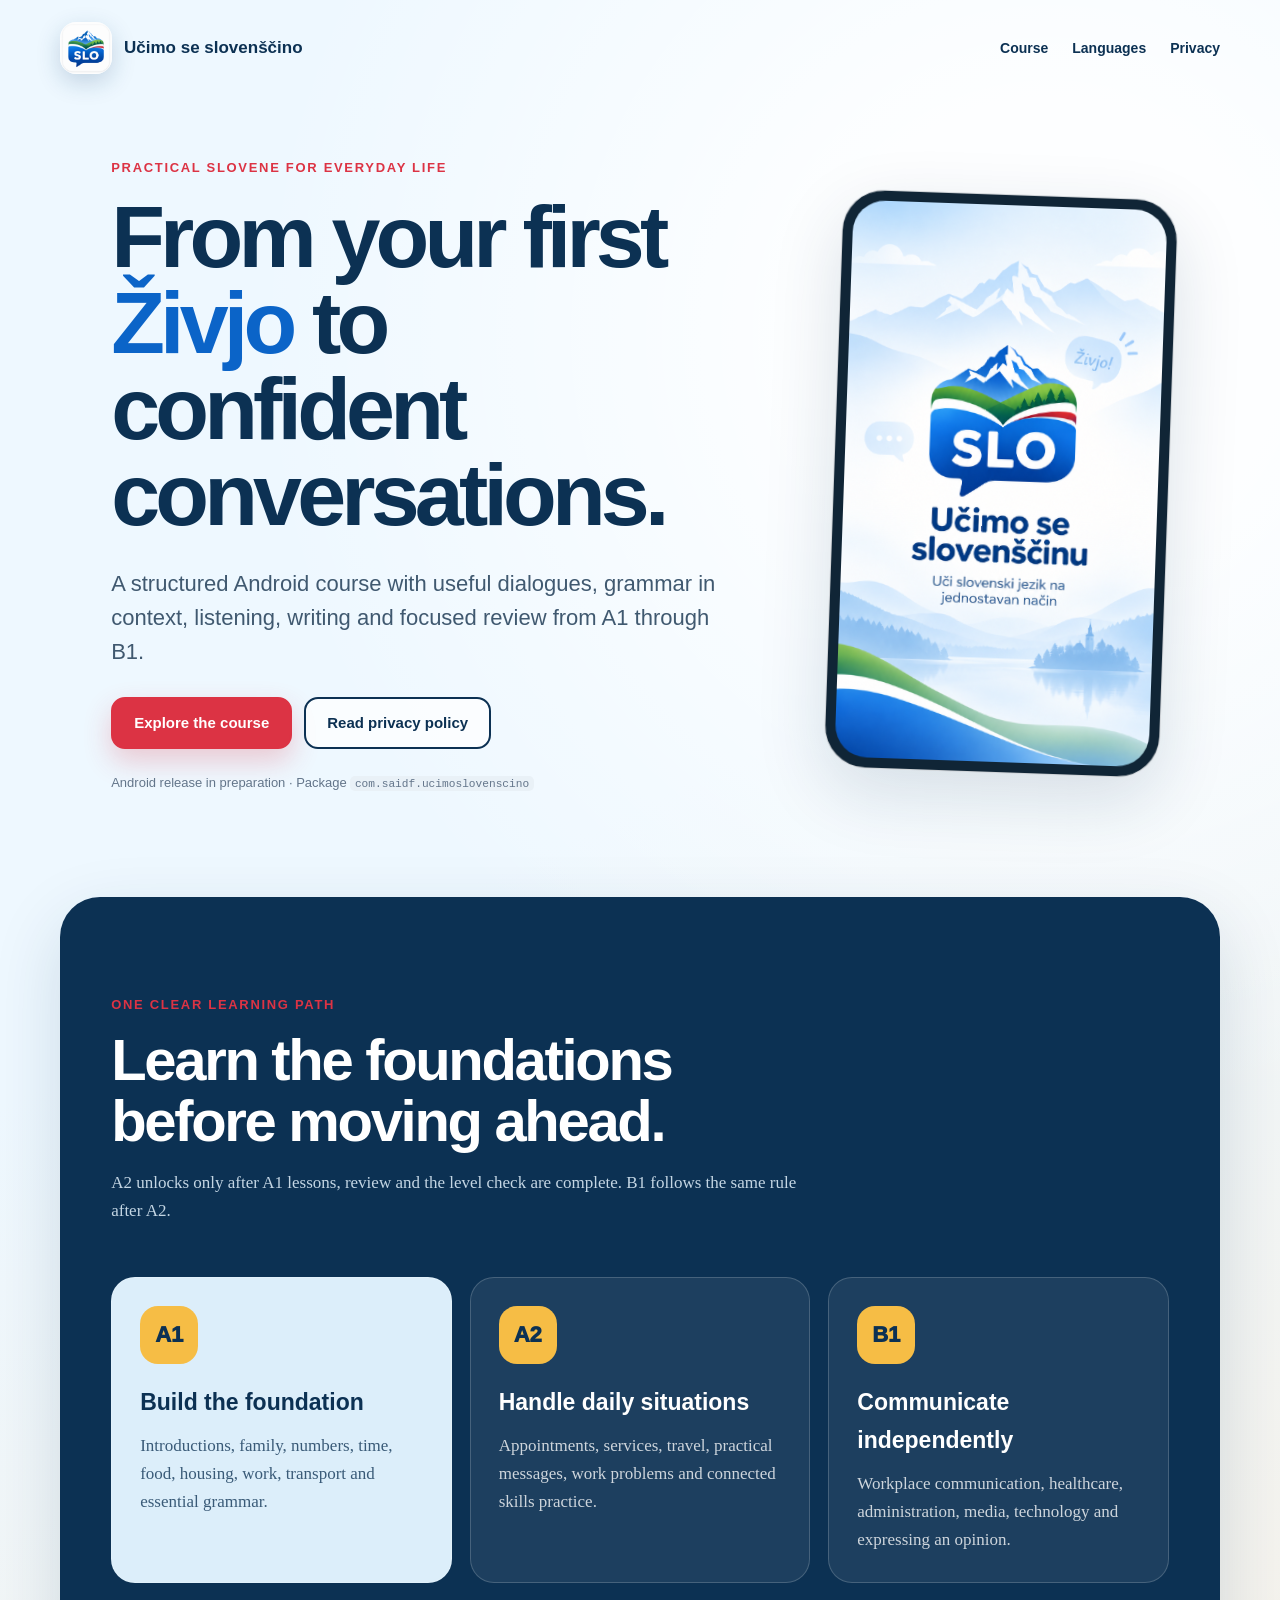
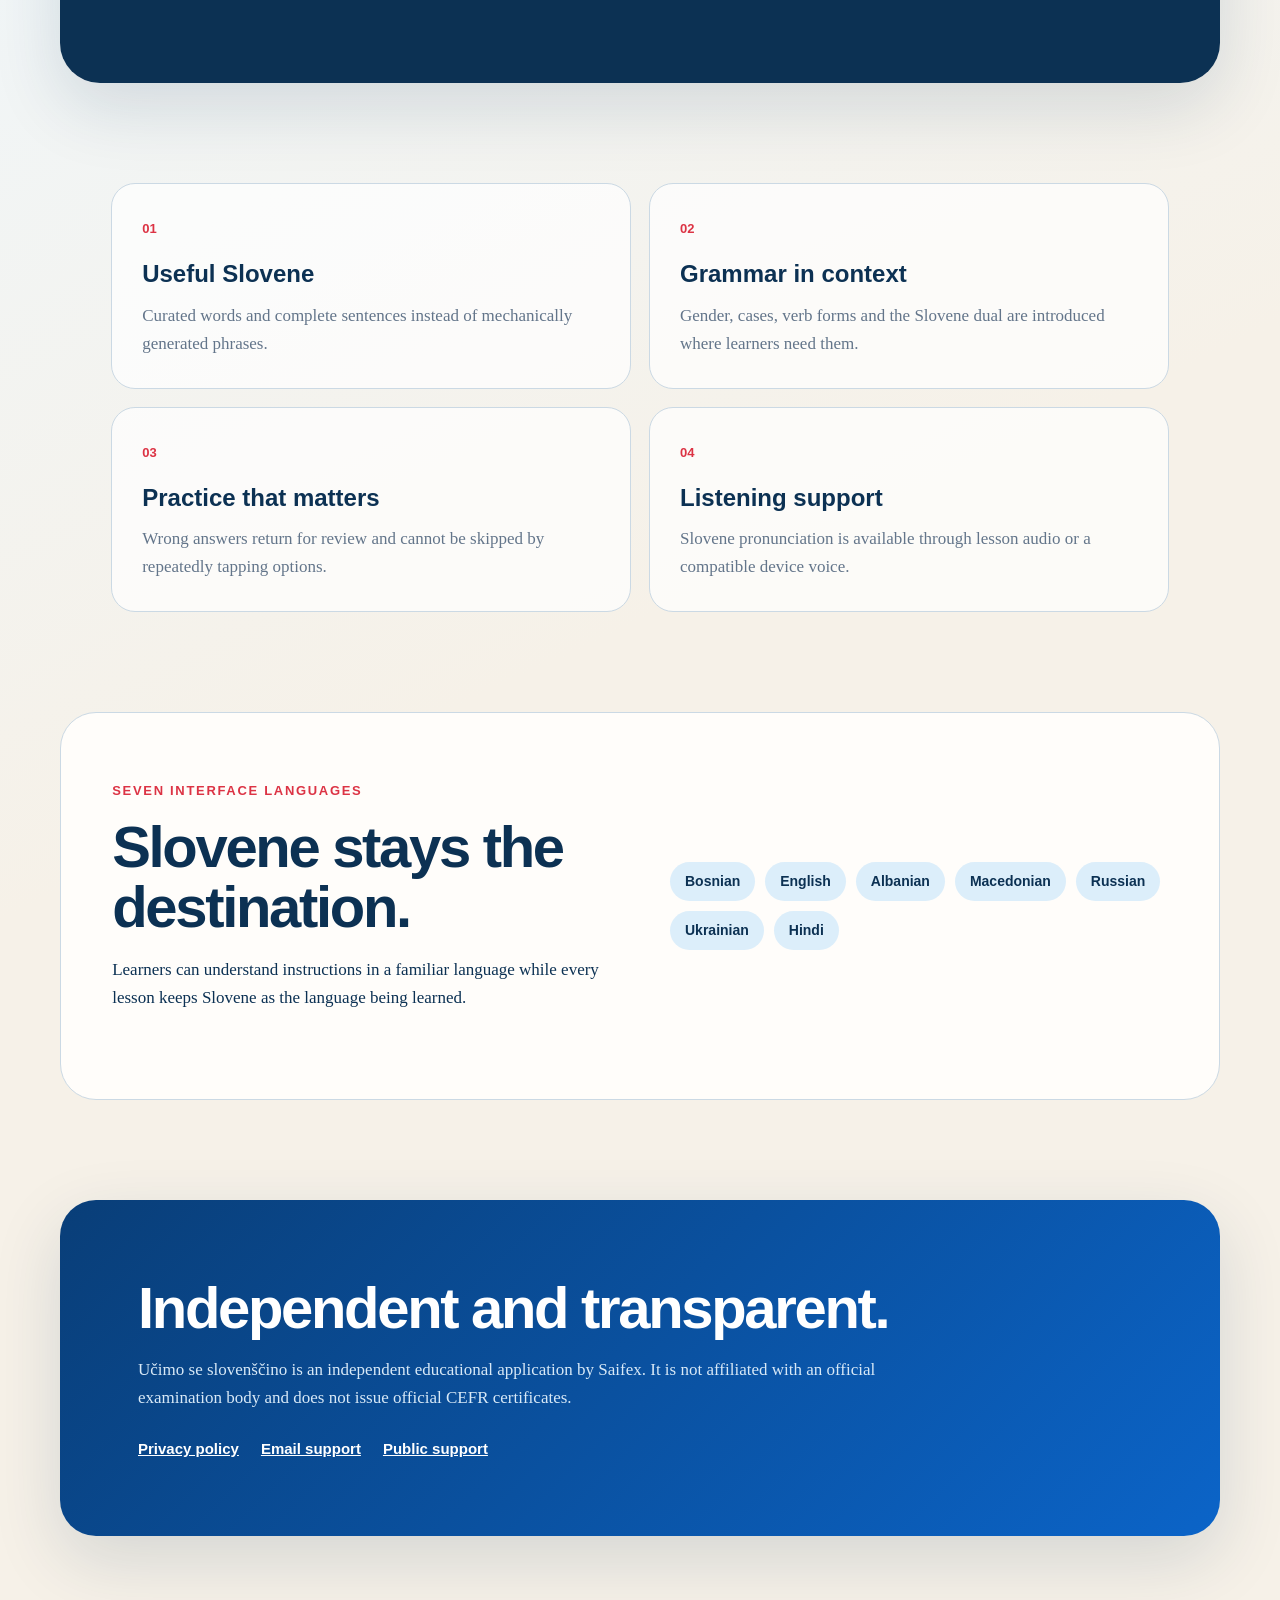
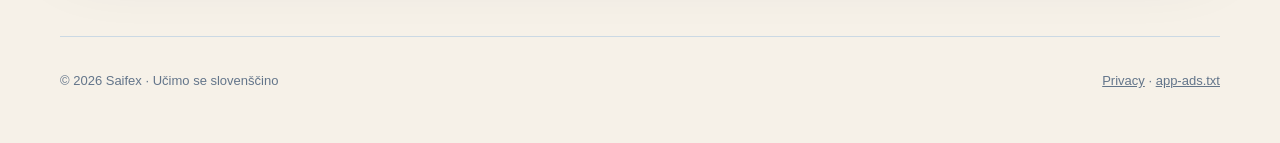
<file: index.html>
<!doctype html>
<html lang="en">
  <head>
    <meta charset="utf-8">
    <meta name="viewport" content="width=device-width, initial-scale=1">
    <meta name="theme-color" content="#0d416f">
    <meta name="description" content="Učimo se slovenščino is a practical A1-B1 Slovene learning app for Android.">
    <title>Učimo se slovenščino | Learn Slovene step by step</title>
    <link rel="icon" href="assets/app-icon.png">
    <link rel="stylesheet" href="styles.css">
  </head>
  <body>
    <header class="site-header">
      <a class="brand" href="./" aria-label="Učimo se slovenščino home">
        <img src="assets/app-icon.png" alt="" width="52" height="52">
        <span>Učimo se slovenščino</span>
      </a>
      <nav aria-label="Main navigation">
        <a href="#course">Course</a>
        <a href="#languages">Languages</a>
        <a href="privacy/">Privacy</a>
      </nav>
    </header>

    <main>
      <section class="hero">
        <div class="hero-copy">
          <p class="eyebrow">Practical Slovene for everyday life</p>
          <h1>From your first <em>Živjo</em> to confident conversations.</h1>
          <p class="lede">A structured Android course with useful dialogues, grammar in context, listening, writing and focused review from A1 through B1.</p>
          <div class="actions">
            <a class="button primary" href="#course">Explore the course</a>
            <a class="button secondary" href="privacy/">Read privacy policy</a>
          </div>
          <p class="availability">Android release in preparation · Package <code>com.saidf.ucimoslovenscino</code></p>
        </div>
        <div class="phone" aria-label="Application splash screen preview">
          <img src="assets/splash-screen.png" alt="Učimo se slovenščino splash screen with Slovenian mountains and the SLO logo">
        </div>
      </section>

      <section class="course" id="course">
        <div class="section-heading">
          <p class="eyebrow">One clear learning path</p>
          <h2>Learn the foundations before moving ahead.</h2>
          <p>A2 unlocks only after A1 lessons, review and the level check are complete. B1 follows the same rule after A2.</p>
        </div>
        <div class="level-grid">
          <article class="level-card active">
            <span class="level-number">A1</span>
            <h3>Build the foundation</h3>
            <p>Introductions, family, numbers, time, food, housing, work, transport and essential grammar.</p>
          </article>
          <article class="level-card">
            <span class="level-number">A2</span>
            <h3>Handle daily situations</h3>
            <p>Appointments, services, travel, practical messages, work problems and connected skills practice.</p>
          </article>
          <article class="level-card">
            <span class="level-number">B1</span>
            <h3>Communicate independently</h3>
            <p>Workplace communication, healthcare, administration, media, technology and expressing an opinion.</p>
          </article>
        </div>
      </section>

      <section class="features">
        <article><span>01</span><h3>Useful Slovene</h3><p>Curated words and complete sentences instead of mechanically generated phrases.</p></article>
        <article><span>02</span><h3>Grammar in context</h3><p>Gender, cases, verb forms and the Slovene dual are introduced where learners need them.</p></article>
        <article><span>03</span><h3>Practice that matters</h3><p>Wrong answers return for review and cannot be skipped by repeatedly tapping options.</p></article>
        <article><span>04</span><h3>Listening support</h3><p>Slovene pronunciation is available through lesson audio or a compatible device voice.</p></article>
      </section>

      <section class="languages" id="languages">
        <div>
          <p class="eyebrow">Seven interface languages</p>
          <h2>Slovene stays the destination.</h2>
          <p>Learners can understand instructions in a familiar language while every lesson keeps Slovene as the language being learned.</p>
        </div>
        <ul aria-label="Supported interface languages">
          <li>Bosnian</li><li>English</li><li>Albanian</li><li>Macedonian</li><li>Russian</li><li>Ukrainian</li><li>Hindi</li>
        </ul>
      </section>

      <section class="trust">
        <h2>Independent and transparent.</h2>
        <p>Učimo se slovenščino is an independent educational application by Saifex. It is not affiliated with an official examination body and does not issue official CEFR certificates.</p>
        <div class="trust-links">
          <a href="privacy/">Privacy policy</a>
          <a href="mailto:saifex.apps@outlook.com">Email support</a>
          <a href="https://github.com/ucimo-se-slovenscino/ucimo-se-slovenscino.github.io/issues">Public support</a>
        </div>
      </section>
    </main>

    <footer>
      <p>© 2026 Saifex · Učimo se slovenščino</p>
      <p><a href="privacy/">Privacy</a> · <a href="app-ads.txt">app-ads.txt</a></p>
    </footer>
  </body>
</html>
</file>
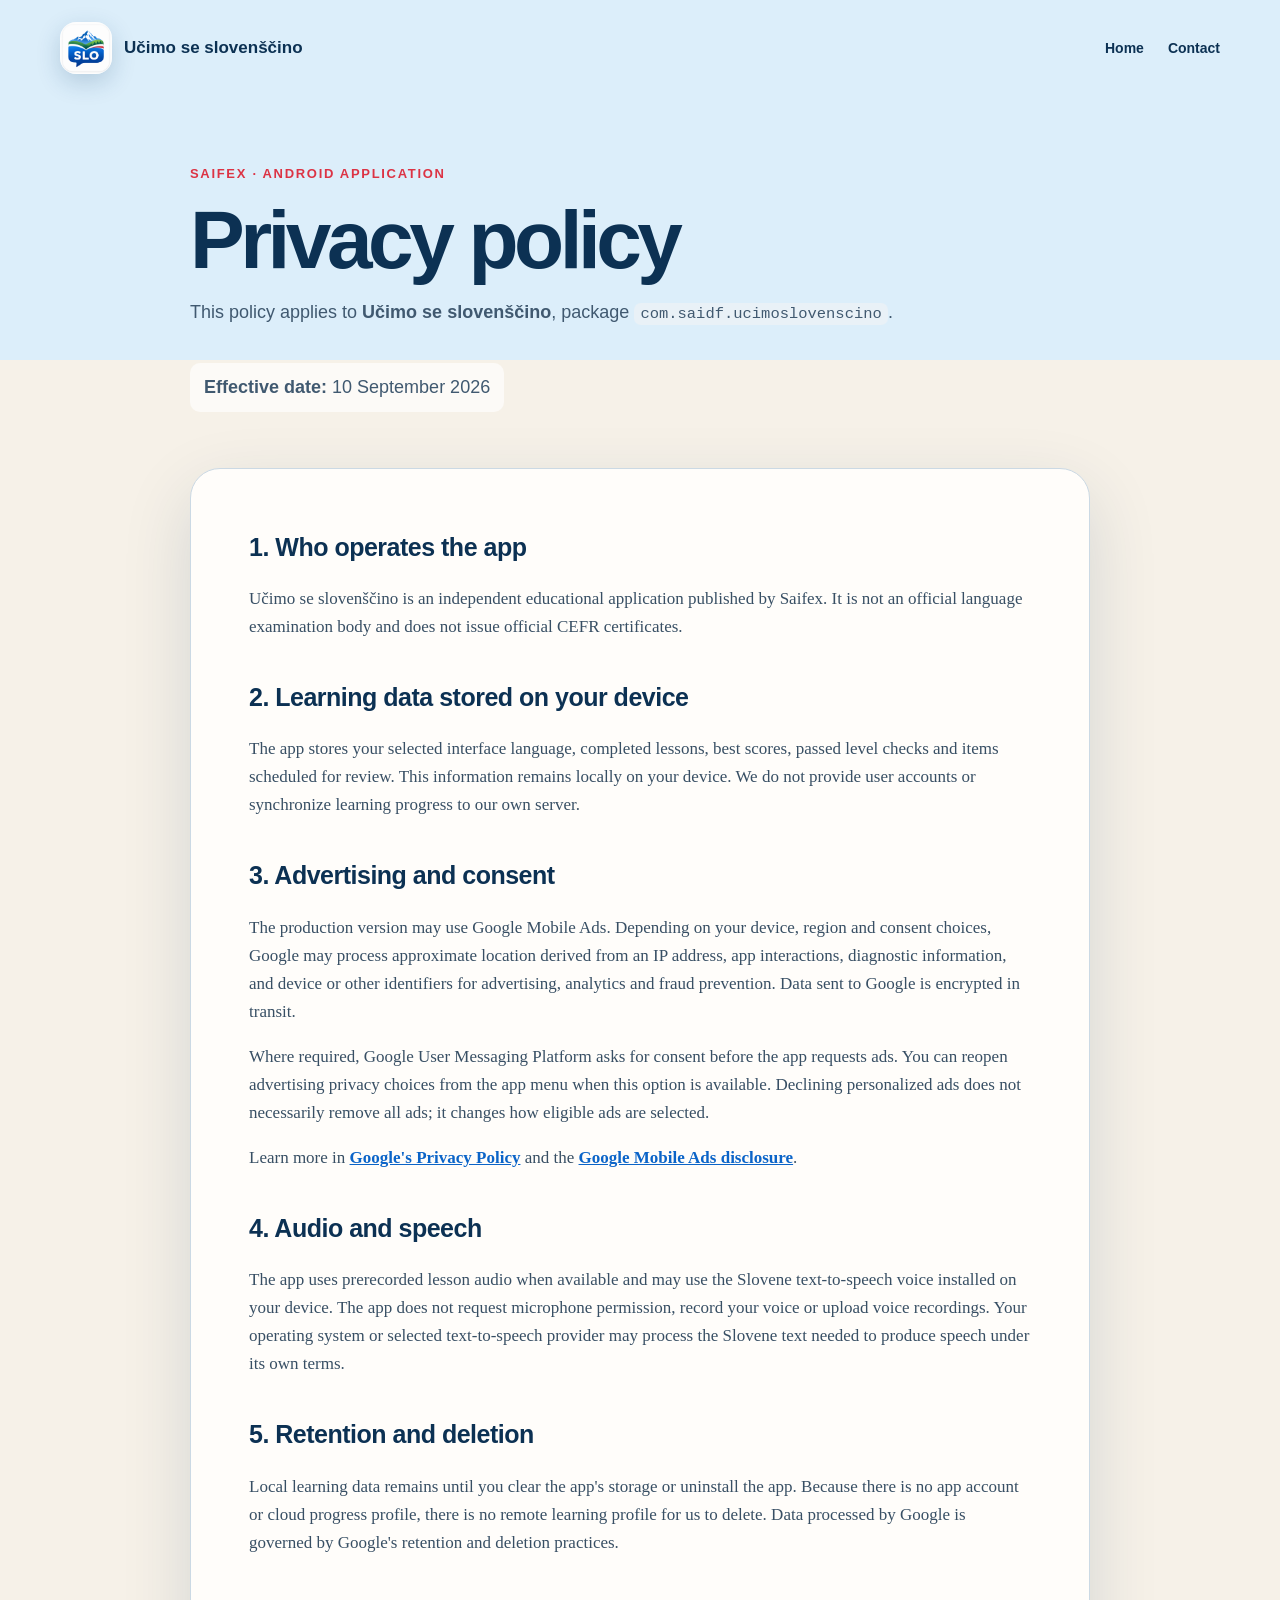
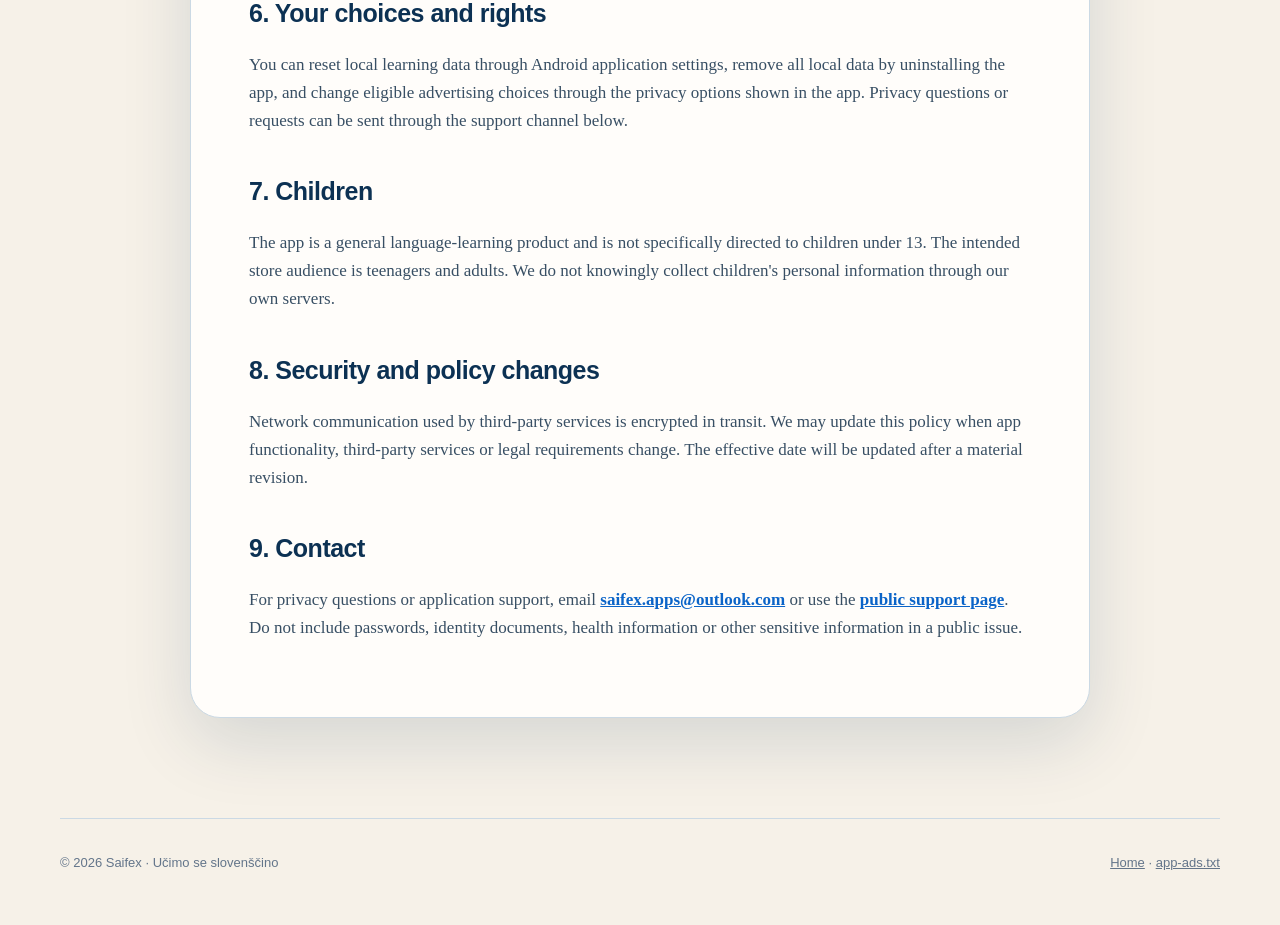
<file: privacy/index.html>
<!doctype html>
<html lang="en">
  <head>
    <meta charset="utf-8">
    <meta name="viewport" content="width=device-width, initial-scale=1">
    <meta name="theme-color" content="#0d416f">
    <meta name="description" content="Privacy policy for the Učimo se slovenščino Android application.">
    <title>Privacy policy | Učimo se slovenščino</title>
    <link rel="icon" href="../assets/app-icon.png">
    <link rel="stylesheet" href="../styles.css">
  </head>
  <body class="policy-page">
    <header class="site-header">
      <a class="brand" href="../" aria-label="Učimo se slovenščino home">
        <img src="../assets/app-icon.png" alt="" width="52" height="52">
        <span>Učimo se slovenščino</span>
      </a>
      <nav aria-label="Policy navigation"><a href="../">Home</a><a href="#contact">Contact</a></nav>
    </header>

    <main class="policy-layout">
      <header class="policy-intro">
        <p class="eyebrow">Saifex · Android application</p>
        <h1>Privacy policy</h1>
        <p>This policy applies to <strong>Učimo se slovenščino</strong>, package <code>com.saidf.ucimoslovenscino</code>.</p>
        <p class="effective"><strong>Effective date:</strong> 10 September 2026</p>
      </header>

      <article class="policy-card">
        <h2>1. Who operates the app</h2>
        <p>Učimo se slovenščino is an independent educational application published by Saifex. It is not an official language examination body and does not issue official CEFR certificates.</p>

        <h2>2. Learning data stored on your device</h2>
        <p>The app stores your selected interface language, completed lessons, best scores, passed level checks and items scheduled for review. This information remains locally on your device. We do not provide user accounts or synchronize learning progress to our own server.</p>

        <h2>3. Advertising and consent</h2>
        <p>The production version may use Google Mobile Ads. Depending on your device, region and consent choices, Google may process approximate location derived from an IP address, app interactions, diagnostic information, and device or other identifiers for advertising, analytics and fraud prevention. Data sent to Google is encrypted in transit.</p>
        <p>Where required, Google User Messaging Platform asks for consent before the app requests ads. You can reopen advertising privacy choices from the app menu when this option is available. Declining personalized ads does not necessarily remove all ads; it changes how eligible ads are selected.</p>
        <p>Learn more in <a href="https://policies.google.com/privacy">Google's Privacy Policy</a> and the <a href="https://developers.google.com/admob/android/privacy/play-data-disclosure">Google Mobile Ads disclosure</a>.</p>

        <h2>4. Audio and speech</h2>
        <p>The app uses prerecorded lesson audio when available and may use the Slovene text-to-speech voice installed on your device. The app does not request microphone permission, record your voice or upload voice recordings. Your operating system or selected text-to-speech provider may process the Slovene text needed to produce speech under its own terms.</p>

        <h2>5. Retention and deletion</h2>
        <p>Local learning data remains until you clear the app's storage or uninstall the app. Because there is no app account or cloud progress profile, there is no remote learning profile for us to delete. Data processed by Google is governed by Google's retention and deletion practices.</p>

        <h2>6. Your choices and rights</h2>
        <p>You can reset local learning data through Android application settings, remove all local data by uninstalling the app, and change eligible advertising choices through the privacy options shown in the app. Privacy questions or requests can be sent through the support channel below.</p>

        <h2>7. Children</h2>
        <p>The app is a general language-learning product and is not specifically directed to children under 13. The intended store audience is teenagers and adults. We do not knowingly collect children's personal information through our own servers.</p>

        <h2>8. Security and policy changes</h2>
        <p>Network communication used by third-party services is encrypted in transit. We may update this policy when app functionality, third-party services or legal requirements change. The effective date will be updated after a material revision.</p>

        <h2 id="contact">9. Contact</h2>
        <p>For privacy questions or application support, email <a href="mailto:saifex.apps@outlook.com">saifex.apps@outlook.com</a> or use the <a href="https://github.com/ucimo-se-slovenscino/ucimo-se-slovenscino.github.io/issues">public support page</a>. Do not include passwords, identity documents, health information or other sensitive information in a public issue.</p>
      </article>
    </main>

    <footer>
      <p>© 2026 Saifex · Učimo se slovenščino</p>
      <p><a href="../">Home</a> · <a href="../app-ads.txt">app-ads.txt</a></p>
    </footer>
  </body>
</html>
</file>
<file: styles.css>
:root {
  color-scheme: light;
  --ink: #0c3153;
  --muted: #63758a;
  --paper: #fffdfa;
  --canvas: #f6f1e8;
  --sky: #dceefa;
  --blue: #0b64c8;
  --deep-blue: #093e78;
  --red: #dc3344;
  --line: #cbd9e4;
  --shadow: 0 24px 70px rgb(12 49 83 / 14%);
}

* { box-sizing: border-box; }
html { scroll-behavior: smooth; }
body {
  margin: 0;
  color: var(--ink);
  background:
    radial-gradient(circle at 82% 10%, rgb(255 255 255 / 90%) 0 7%, transparent 25%),
    linear-gradient(155deg, #eef8ff 0 28%, var(--canvas) 64%);
  font: 17px/1.65 Georgia, "Times New Roman", serif;
}
a { color: inherit; }
code { padding: .15em .4em; border-radius: .45em; background: #e9f1f7; font: .86em/1.4 Consolas, monospace; }
.site-header, main, footer { width: min(1160px, calc(100% - 40px)); margin-inline: auto; }
.site-header { display: flex; align-items: center; justify-content: space-between; gap: 28px; padding: 22px 0; }
.brand { display: inline-flex; align-items: center; gap: 12px; font: 800 17px/1.2 "Trebuchet MS", sans-serif; text-decoration: none; }
.brand img { border-radius: 16px; box-shadow: 0 8px 24px rgb(13 65 111 / 20%); }
nav { display: flex; gap: 24px; font: 700 14px/1.2 "Trebuchet MS", sans-serif; }
nav a { text-decoration: none; }
nav a:hover, nav a:focus-visible { color: var(--blue); }
.hero { display: grid; grid-template-columns: minmax(0, 1.2fr) minmax(260px, .65fr); align-items: center; gap: clamp(42px, 8vw, 110px); min-height: 720px; padding: 64px 4vw 90px; }
.eyebrow { margin: 0 0 18px; color: var(--red); font: 900 13px/1.2 "Trebuchet MS", sans-serif; letter-spacing: .13em; text-transform: uppercase; }
h1, h2, h3 { font-family: "Trebuchet MS", sans-serif; }
h1 { margin: 0; max-width: 780px; font-size: clamp(48px, 7vw, 88px); line-height: .98; letter-spacing: -.055em; }
h1 em { color: var(--blue); font-style: normal; }
.lede { max-width: 690px; margin: 28px 0; color: #405970; font: clamp(18px, 2vw, 22px)/1.55 "Trebuchet MS", sans-serif; }
.actions { display: flex; flex-wrap: wrap; gap: 12px; }
.button { display: inline-block; padding: 15px 21px; border: 2px solid var(--ink); border-radius: 14px; font: 850 15px/1.2 "Trebuchet MS", sans-serif; text-decoration: none; }
.button.primary { border-color: var(--red); color: white; background: var(--red); box-shadow: 0 12px 28px rgb(220 51 68 / 24%); }
.button.secondary { background: rgb(255 255 255 / 70%); }
.availability { margin-top: 24px; color: var(--muted); font: 13px/1.6 "Trebuchet MS", sans-serif; }
.phone { width: min(100%, 350px); margin-inline: auto; padding: 10px; border: 1px solid rgb(255 255 255 / 80%); border-radius: 42px; background: #102536; box-shadow: var(--shadow); transform: rotate(2deg); }
.phone img { display: block; width: 100%; border-radius: 32px; }
.course { padding: 100px 4vw; border-radius: 40px; background: var(--ink); color: white; box-shadow: var(--shadow); }
.section-heading { max-width: 720px; }
.section-heading h2, .languages h2, .trust h2 { margin: 0 0 18px; font-size: clamp(34px, 5vw, 58px); line-height: 1.04; letter-spacing: -.04em; }
.section-heading > p:last-child { color: #c4d6e4; }
.level-grid { display: grid; grid-template-columns: repeat(3, 1fr); gap: 18px; margin-top: 52px; }
.level-card { padding: 28px; border: 1px solid rgb(255 255 255 / 18%); border-radius: 24px; background: rgb(255 255 255 / 7%); }
.level-card.active { color: var(--ink); background: var(--sky); }
.level-card h3 { margin: 20px 0 10px; font-size: 23px; }
.level-card p { margin: 0; opacity: .78; }
.level-number { display: inline-grid; place-items: center; width: 58px; height: 58px; border-radius: 18px; color: var(--ink); background: #f6bd45; font: 950 22px/1 "Trebuchet MS", sans-serif; }
.features { display: grid; grid-template-columns: repeat(2, 1fr); gap: 18px; padding: 100px 4vw; }
.features article { padding: 30px; border: 1px solid var(--line); border-radius: 24px; background: rgb(255 255 255 / 72%); }
.features span { color: var(--red); font: 900 13px/1 "Trebuchet MS", sans-serif; }
.features h3 { margin: 12px 0 8px; font-size: 24px; }
.features p { margin: 0; color: var(--muted); }
.languages { display: grid; grid-template-columns: 1fr 1fr; gap: 60px; align-items: center; margin-bottom: 100px; padding: 70px 4vw; border: 1px solid var(--line); border-radius: 36px; background: var(--paper); }
.languages ul { display: flex; flex-wrap: wrap; gap: 10px; margin: 0; padding: 0; list-style: none; }
.languages li { padding: 11px 15px; border-radius: 999px; background: var(--sky); font: 800 14px/1.2 "Trebuchet MS", sans-serif; }
.trust { margin-bottom: 100px; padding: clamp(34px, 7vw, 78px); border-radius: 36px; color: white; background: linear-gradient(135deg, var(--deep-blue), var(--blue)); box-shadow: var(--shadow); }
.trust p { max-width: 760px; color: #d8e9f7; }
.trust-links { display: flex; gap: 22px; margin-top: 28px; font: 800 15px/1.2 "Trebuchet MS", sans-serif; }
footer { display: flex; justify-content: space-between; gap: 24px; padding: 34px 0 52px; color: var(--muted); border-top: 1px solid var(--line); font: 13px/1.5 "Trebuchet MS", sans-serif; }
footer p { margin: 0; }
.policy-page { background: linear-gradient(180deg, #dceefa 0 360px, var(--canvas) 360px); }
.policy-layout { max-width: 900px; padding: 70px 0 100px; }
.policy-intro { margin-bottom: 38px; }
.policy-intro h1 { font-size: clamp(48px, 8vw, 82px); }
.policy-intro > p:not(.eyebrow) { color: #405970; font: 18px/1.6 "Trebuchet MS", sans-serif; }
.effective { display: inline-block; padding: 10px 14px; border-radius: 10px; background: rgb(255 255 255 / 65%); }
.policy-card { padding: clamp(26px, 6vw, 58px); border: 1px solid var(--line); border-radius: 30px; background: var(--paper); box-shadow: var(--shadow); }
.policy-card h2 { margin: 36px 0 10px; font-size: 25px; letter-spacing: -.02em; }
.policy-card h2:first-child { margin-top: 0; }
.policy-card p { color: #384f64; }
.policy-card a { color: var(--blue); font-weight: 700; }

@media (max-width: 780px) {
  .site-header { align-items: flex-start; }
  nav { gap: 13px; padding-top: 17px; }
  nav a:not(:last-child) { display: none; }
  .hero { grid-template-columns: 1fr; padding-inline: 0; }
  .hero-copy { padding-top: 30px; }
  .phone { width: min(78vw, 330px); transform: none; }
  .level-grid, .features, .languages { grid-template-columns: 1fr; }
  .course, .languages, .trust { border-radius: 26px; }
  footer { flex-direction: column; }
}

@media (prefers-reduced-motion: no-preference) {
  .hero-copy { animation: rise .65s ease-out both; }
  .phone { animation: rise .75s .1s ease-out both; }
  @keyframes rise { from { opacity: 0; transform: translateY(18px); } to { opacity: 1; } }
}
</file>
